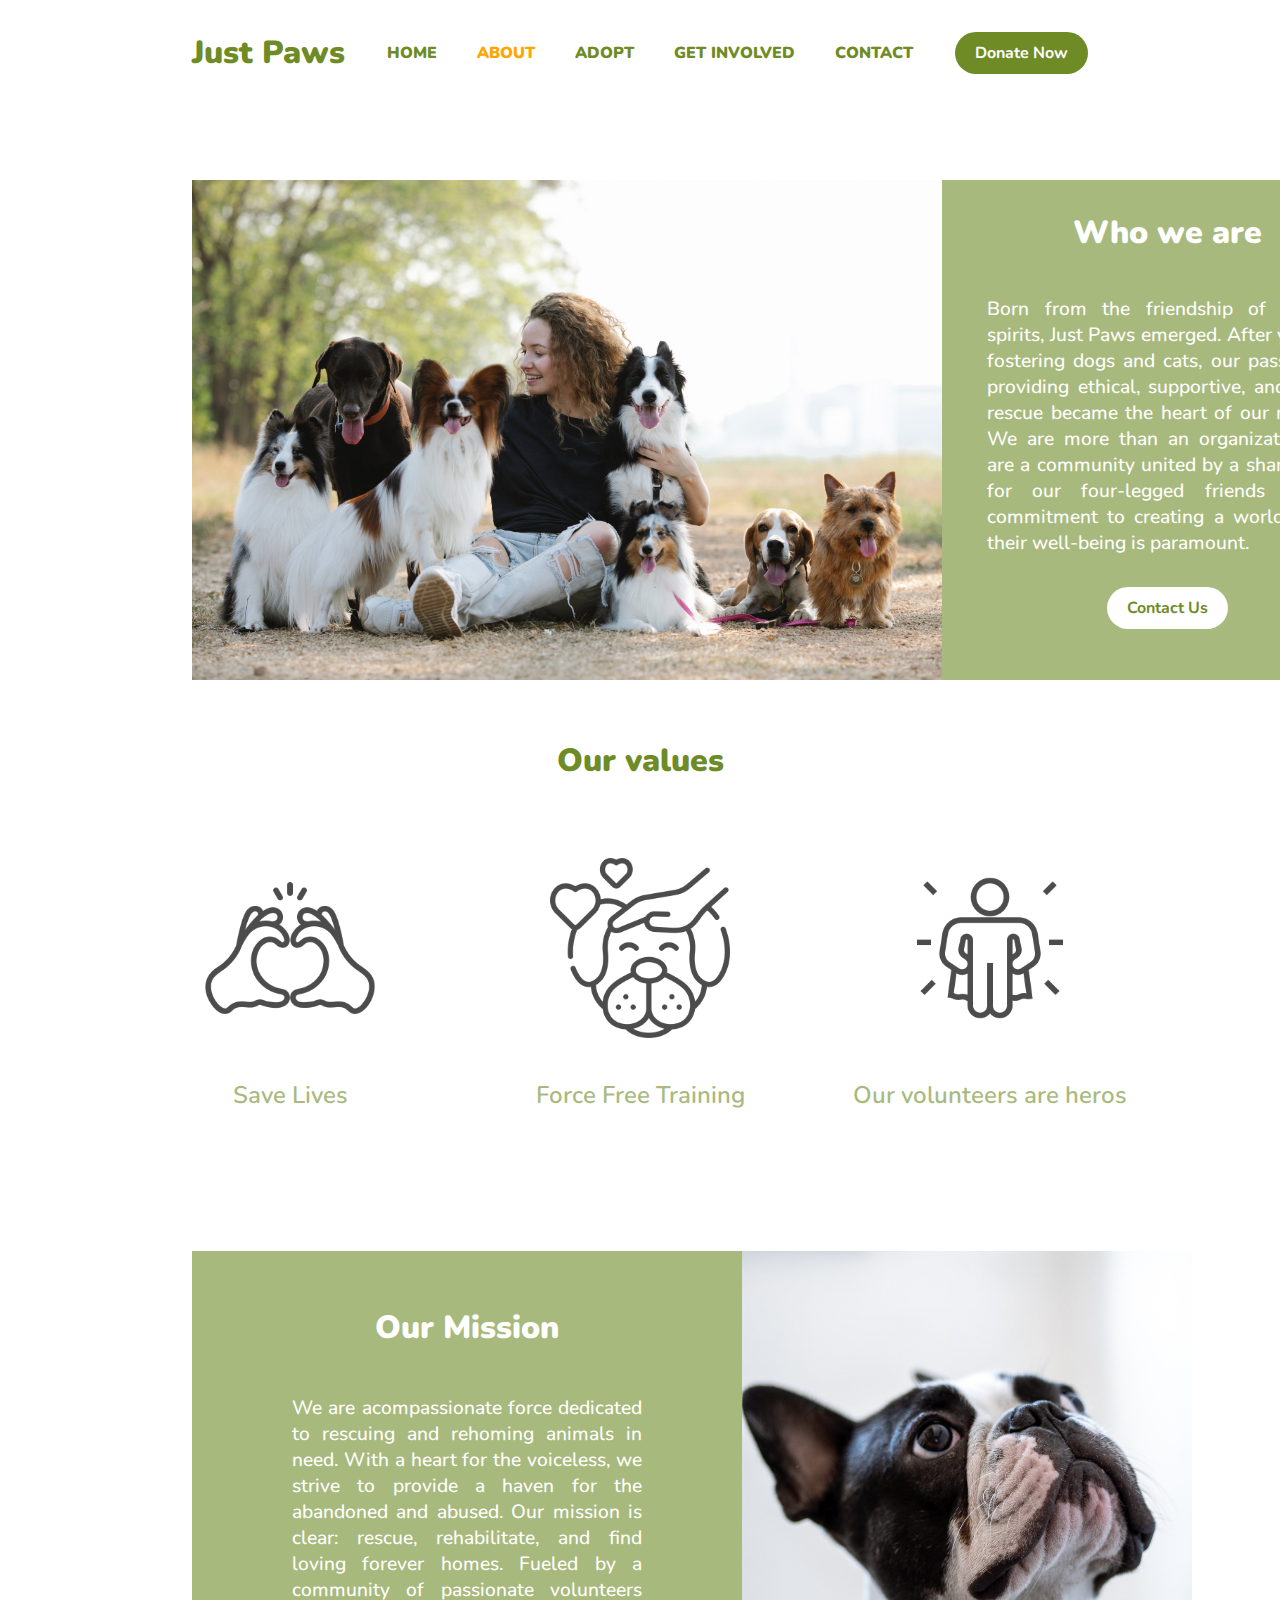
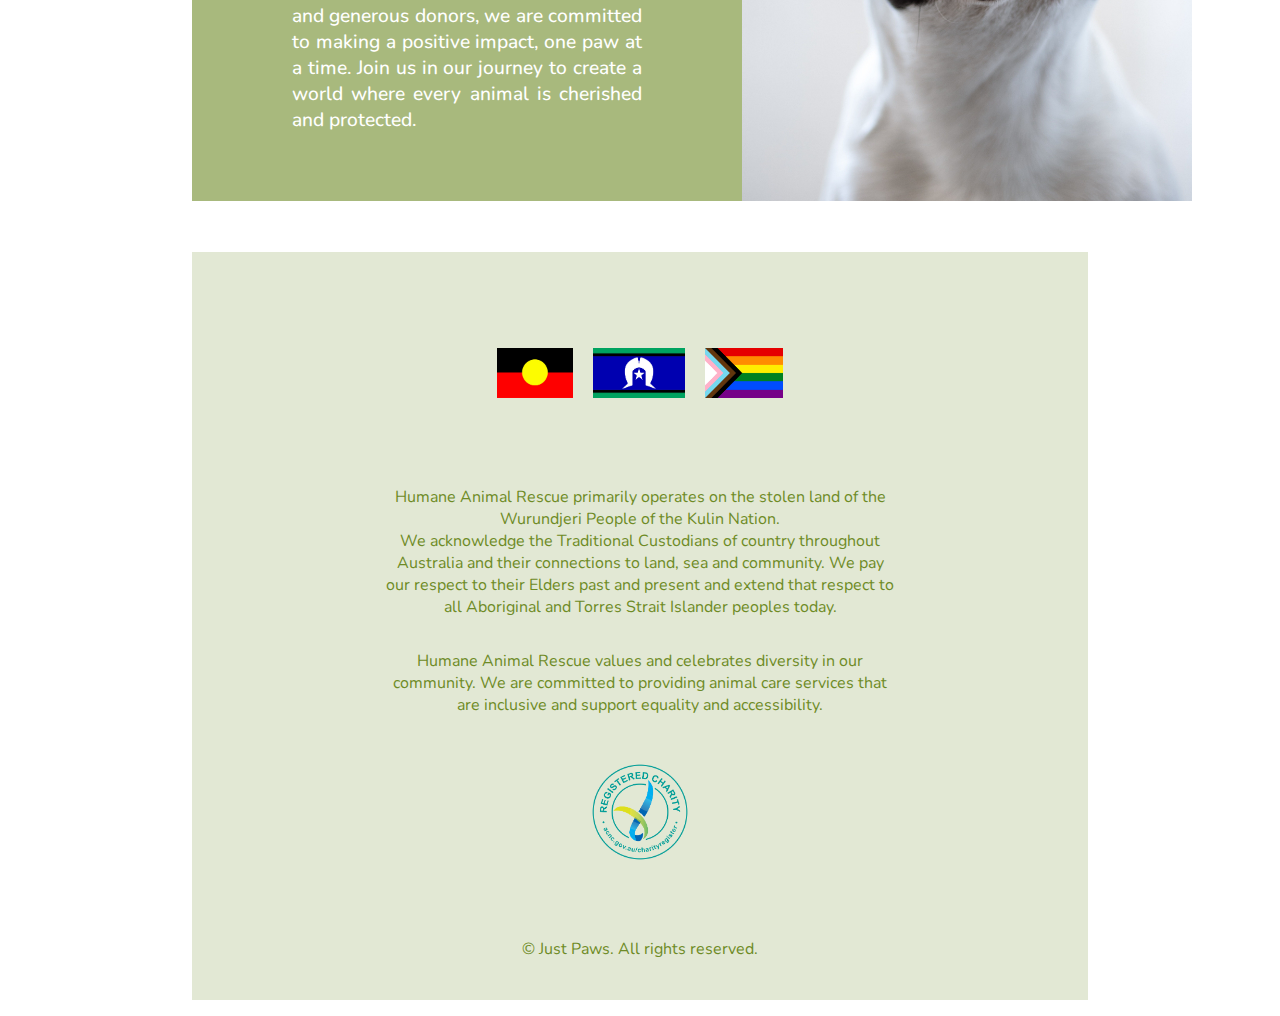
<file: HTML/About.html>
<!DOCTYPE html>
<html lang="en">
<head>
    <meta charset="UTF-8">
    <meta name="viewport" content="width=device-width, initial-scale=1.0">
    <link rel="preconnect" href="https://fonts.googleapis.com">
    <link rel="preconnect" href="https://fonts.gstatic.com" crossorigin>
    <link href="https://fonts.googleapis.com/css2?family=Josefin+Sans:ital,wght@0,100;0,200;0,300;0,400;0,500;0,600;0,700;1,100;1,200;1,300;1,400;1,500;1,600;1,700&family=Lato:ital,wght@0,300;0,400;0,700;0,900;1,300;1,400;1,700&family=Nunito:ital,wght@0,400;0,500;0,600;0,700;0,800;0,900;0,1000;1,400;1,500;1,600;1,700;1,800;1,900;1,1000&display=swap" rel="stylesheet">
    <title>Just Paws | About</title>
    <link rel="stylesheet" href="../CSS/About.css">
</head>
<body>

    <header>
        <a class="brand-name-mbl" href="../index.html">Just Paws</a>
       
        <nav class="burger-menu">&#9776;</nav>
          
        <nav class="navbar">

            <a class="brand-name" href="../index.html">Just Paws</a>
            
        
            <ul class="nav-items">
                <li><a href="../index.html">Home</a></li>
                <li><a href="../HTML/About.html"><span class="selected-page">About</span></a></li>
                <li><a href="../HTML/Adopt.html">Adopt</a></li>
                <li><a href="../HTML/Get_Involved.html">Get involved</a></li>
                <li><a class="contact" href="../HTML/Contact.html">Contact</a></li>
            </ul>  
            
            <a class="nav-btn" href="../HTML/donate.html">Donate Now</a>
        </nav>

    </header>

    <!-- Button back to top with style -->
    <button onclick="topFunction()" id="back-top-btn" title="Back to top"><span style="font-weight: bold; border: solid; border-width: 0 3px 3px 0; display: inline-block; padding: 3px; transform: rotate(-135deg);"></span></button>

    <section class="who-we-are">
        
        <img class="dog-lift" src="../images/dogs&woman.jpg" alt="dog-hug">
        
        <section class="who-we-are-text">
            <h1>Who we are</h1>
            <h3>Born from the friendship of kindred spirits, Just Paws emerged. After years of fostering dogs and cats, our passion for providing ethical, supportive, and caring rescue became the heart of our mission. We are more than an organization; we are a community united by a shared love for our four-legged friends and a commitment to creating a world where their well-being is paramount.</h3>
            <a class="contact-us-btn" href="../HTML/Contact.html">Contact Us</a>
        </section>
       
    </section>
    

    <section class="our-values">

        <h1>Our values</h1>

        <ul class="icons-values">

            <li class="lives">
                <img src="../images/lives_icon.jpg.png" alt="lives_icon">
                <p>Save Lives</p>
            </li>  

            <li class="force">
                <img src="../images/force_icon.jpg.png" alt="force_icon">
                <p>Force Free Training</p>
            </li>
        
            <li class="heros">
                <img src="../images/hero_icon.jpg.png" alt="heros_icon">
                <p>Our volunteers are heros</p>
            </li>

        </ul>
    </section>

    <section id="mission">

        <section class="our-mission">
        
            <h1>Our Mission</h1>
            <h3>We are acompassionate force dedicated to rescuing and rehoming animals in need. With a heart for the voiceless, we strive to provide a haven for the abandoned and abused. Our mission is clear: rescue, rehabilitate, and find loving forever homes. Fueled by a community of passionate volunteers and generous donors, we are committed to making a positive impact, one paw at a time. Join us in our journey to create a world where every animal is cherished and protected.</h3>
        </section>
        <section class="mission-picture">   
            <img class="frenchie" src="../images/frenchie.jpg" alt="frenchie">
        </section>
    </section>
   
    <footer>

        <aside class="acknowledgment">

            <ul class="flags">
                <li><img src="../images/aboriginal_flag.png" alt="aboriginal-flag"></li>
                <li><img src="../images/TSI_flag.jpg" alt="torres_strait_flag"></li>
                <li><img src="../images/LGBTQ+_flag.png" alt="lgtbq+_flag"></li>
            </ul>

            <p>Humane Animal Rescue primarily operates on the stolen land of the Wurundjeri People of the Kulin Nation. <br> We acknowledge the Traditional Custodians of country throughout Australia and their connections to land, sea and community. We pay our respect to their Elders past and present and extend that respect to all Aboriginal and Torres Strait Islander peoples today.</p>

            <p>Humane Animal Rescue values and celebrates diversity in our community. We are committed to providing animal care services that are inclusive and support equality and accessibility.</p>

            <img class="registered-charity-logo" src="../images/registered-charity-1.png" alt="Registered-charity-logo">
    
        </aside>

        <p class="all-rights">&copy; Just Paws. All rights reserved.</p>
    </footer>
    
    <script>

        //burger bar navigation menu
        document.addEventListener('click', function () {
            let burgerMenu = document.querySelector('.burger-menu');
            let navbar = document.querySelector('.navbar');

            burgerMenu.addEventListener('click', function () {
                navbar.classList.toggle('active');
            });
        });

        //Back to top button when scrolling down, it will appear and when clicked will take you top page.
        const backTopBtn = document.querySelector("#back-top-btn");
        window.onscroll = function() {scrollFunction()};
        function scrollFunction() {
        if (document.body.scrollTop > 20 || document.documentElement.scrollTop > 20) {
            backTopBtn.style.display = "block";
        } else {
            backTopBtn.style.display = "none";
        }
        }
        function topFunction() {
        document.body.scrollTop = 0;
        document.documentElement.scrollTop = 0;
        }
    </script>

</body>
</html>
</file>
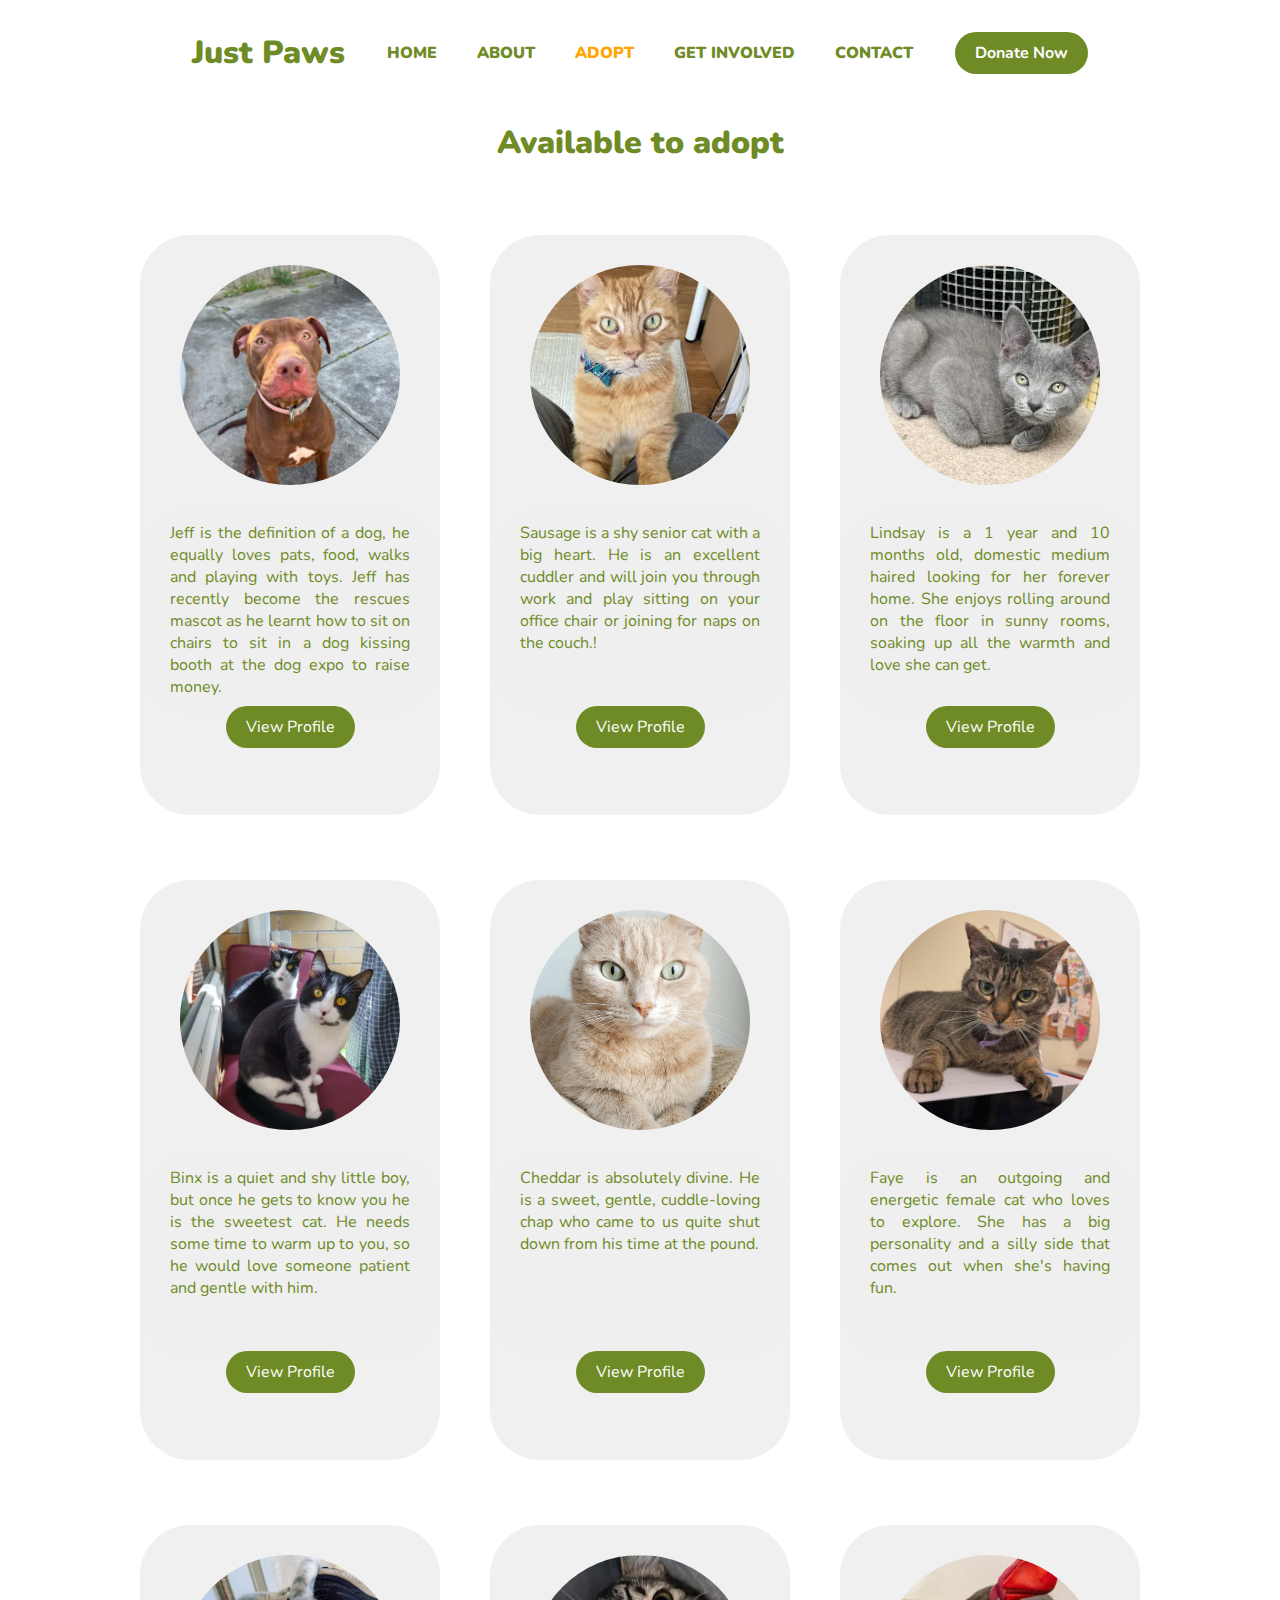
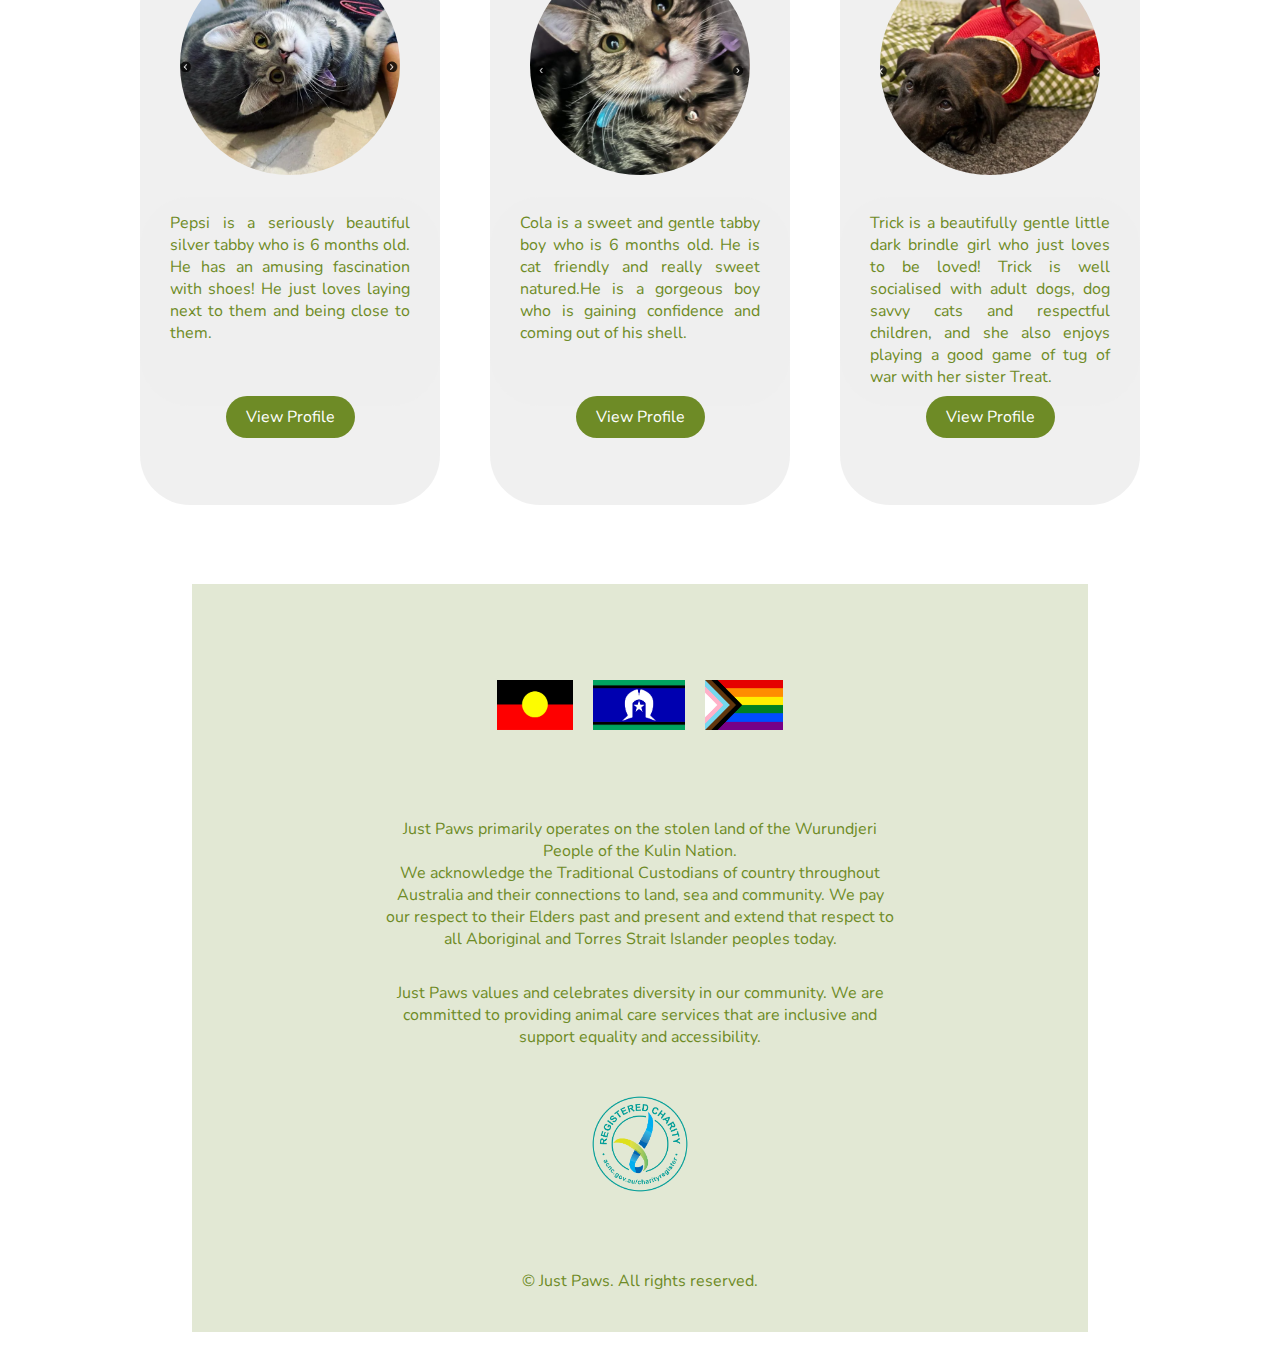
<file: HTML/Adopt.html>
<!DOCTYPE html>
<html lang="en">
<head>
    <meta charset="UTF-8">
    <meta name="viewport" content="width=device-width, initial-scale=1.0">
    <link rel="preconnect" href="https://fonts.googleapis.com">
    <link rel="preconnect" href="https://fonts.gstatic.com" crossorigin>
    <link href="https://fonts.googleapis.com/css2?family=Josefin+Sans:ital,wght@0,100;0,200;0,300;0,400;0,500;0,600;0,700;1,100;1,200;1,300;1,400;1,500;1,600;1,700&family=Lato:ital,wght@0,300;0,400;0,700;0,900;1,300;1,400;1,700&family=Nunito:ital,wght@0,400;0,500;0,600;0,700;0,800;0,900;0,1000;1,400;1,500;1,600;1,700;1,800;1,900;1,1000&display=swap" rel="stylesheet">
    <title>Just Paws | Adopt</title>
    <link rel="stylesheet" href="../CSS/Adopt.css">
</head>
<body>

    <header>
        <a class="brand-name-mbl" href="../index.html">Just Paws</a>
       
        <nav class="burger-menu">&#9776;</nav>
          
        <nav class="navbar">

            <a class="brand-name" href="../index.html">Just Paws</a>
            
        
            <ul class="nav-items">
                <li><a href="../index.html">Home</a></li>
                <li><a href="../HTML/About.html">About</a></li>
                <li><a href="../HTML/Adopt.html"><span class="selected-page">Adopt</span></a></li>
                <li><a href="../HTML/Get_Involved.html">Get involved</a></li>
                <li><a class="contact" href="../HTML/Contact.html">Contact</a></li>
            </ul>  
            
            <a class="nav-btn" href="../HTML/donate.html">Donate Now</a>
        </nav>

    </header>

    <button onclick="topFunction()" id="back-top-btn" title="Back to top"><span style="font-weight: bold; border: solid; border-width: 0 3px 3px 0; display: inline-block; padding: 3px; transform: rotate(-135deg);"></span></button>

    <main>
        <article class="Available-adopt">
            <h1>Available to adopt</h1>
        </article>


        <section class="grid-animals">

            <section class="animal">
                <img src="../images/Jeff.png" alt="Jeff">
                <section class="text-container">
                    <p>Jeff is the definition of a dog, he equally loves pats, food, walks and playing with toys. Jeff has recently become the rescues mascot as he learnt how to sit on chairs to sit in a dog kissing booth at the dog expo to raise money.</p>
                </section>    
                <a class="view-profile-btn"  href="https://www.petrescue.com.au/listings/989663?utm_medium=card_link&utm_source=feed&utm_campaign=https://www.humaneanimalrescueaus.org/">View Profile</a>
            </section>

            <section class="animal">
                <img src="../images/Sausage.png" alt="Sausage">
                <section class="text-container">
                    <p>Sausage is a shy senior cat with a big heart. He is an excellent cuddler and will join you through work and play sitting on your office chair or joining for naps on the couch.!</p>
                </section>    
                <a class="view-profile-btn" href="https://www.petrescue.com.au/listings/1003898?utm_medium=card_link&utm_source=feed&utm_campaign=https://www.humaneanimalrescueaus.org/">View Profile</a>
            </section>

            <section class="animal">
                <img src="../images/Messi.png" alt="Lindsay">
                <section class="text-container">
                    <p>Lindsay is a 1 year and 10 months old, domestic medium haired looking for her forever home. She enjoys rolling around on the floor in sunny rooms, soaking up all the warmth and love she can get.</p>
                </section>    
                <a class="view-profile-btn" href="https://www.petrescue.com.au/listings/998879?utm_medium=card_link&utm_source=feed&utm_campaign=https://www.humaneanimalrescueaus.org/">View Profile</a>
            </section>

            <section class="animal">
                <img src="../images/Jake & Elwood.png" alt="Jake&Elwood">
                <section class="text-container">
                    <p>Binx is a quiet and shy little boy, but once he gets to know you he is the sweetest cat. He needs some time to warm up to you, so he would love someone patient and gentle with him.</p>
                </section>    
                <a class="view-profile-btn" href="https://www.petrescue.com.au/listings/1005904?utm_medium=card_link&utm_source=feed&utm_campaign=https://www.humaneanimalrescueaus.org/">View Profile</a>
            </section>

            <section class="animal">
                <img src="../images/cat_1.jpg" alt="Cheddar">
                <section class="text-container">
                    <p>Cheddar is absolutely divine. He is a sweet, gentle, cuddle-loving chap who came to us quite shut down from his time at the pound.</p>
                </section>    
                <a class="view-profile-btn" href="https://www.petrescue.com.au/listings/1004923?utm_medium=card_link&utm_source=feed&utm_campaign=https://www.humaneanimalrescueaus.org/">View Profile</a>
            </section>

            <section class="animal">
                <img src="../images/Faye.png" alt="Faye">
                <section class="text-container">
                    <p>Faye is an outgoing and energetic female cat who loves to explore. She has a big personality and a silly side that comes out when she's having fun. </p>
                </section>  
                <a class="view-profile-btn" href="https://www.petrescue.com.au/listings/994000?utm_medium=card_link&utm_source=feed&utm_campaign=https://www.humaneanimalrescueaus.org/">View Profile</a>
            </section>

            <section class="animal">
                <img src="../images/Pepsi.png" alt="Pepsi">
                <section class="text-container">                    <p>Pepsi is a seriously beautiful silver tabby who is 6 months old. He has an amusing fascination with shoes! He just loves laying next to them and being close to them.</p>
                </section>    
                <a class="view-profile-btn" href="https://www.petrescue.com.au/listings/1004624?utm_medium=card_link&utm_source=feed&utm_campaign=https://www.petrescue.com.au/_feed/?member=%2012062">View Profile</a>
            </section>

            <section class="animal">
                <img src="../images/Cola.png" alt="Cola">
                <section class="text-container">
                    <p>Cola is a sweet and gentle tabby boy who is 6 months old. He is cat friendly and really sweet natured.He is a gorgeous boy who is gaining confidence and coming out of his shell.</p>
                </section>    
                <a class="view-profile-btn" href="https://www.petrescue.com.au/listings/1004647?utm_medium=card_link&utm_source=feed&utm_campaign=https://www.petrescue.com.au/_feed/?member=%2012062">View Profile</a>
            </section>

            <section class="animal">
                <img src="../images/Trick-1.png" alt="Trick">
                <section class="text-container">
                    <p>Trick is a beautifully gentle little dark brindle girl who just loves to be loved! Trick is well socialised with adult dogs, dog savvy cats and respectful children, and she also enjoys playing a good game of tug of war with her sister Treat.</p>
                </section>    
                <a class="view-profile-btn" href="https://www.petrescue.com.au/listings/1001302?utm_medium=card_link&utm_source=feed&utm_campaign=https://www.petrescue.com.au/_feed?member=+12062&page=2">View Profile</a>
            </section>
        </section>

    </main>    

    <footer>

        <aside class="acknowledgment">

            <ul class="flags">
                <li><img src="../images/aboriginal_flag.png" alt="aboriginal-flag"></li>
                <li><img src="../images/TSI_flag.jpg" alt="torres_strait_flag"></li>
                <li><img src="../images/LGBTQ+_flag.png" alt="lgtbq+_flag"></li>
            </ul>

            <p>Just Paws primarily operates on the stolen land of the Wurundjeri People of the Kulin Nation. <br> We acknowledge the Traditional Custodians of country throughout Australia and their connections to land, sea and community. We pay our respect to their Elders past and present and extend that respect to all Aboriginal and Torres Strait Islander peoples today.</p>

            <p>Just Paws values and celebrates diversity in our community. We are committed to providing animal care services that are inclusive and support equality and accessibility.</p>

            <img class="registered-charity-logo" src="../images/registered-charity-1.png" alt="Registered-charity-logo">
    
        </aside>

        <p class="all-rights">&copy; Just Paws. All rights reserved.</p>

    </footer>

    
    <script>
        document.addEventListener('click', function () {
            let burgerMenu = document.querySelector('.burger-menu');
            let navbar = document.querySelector('.navbar');

            burgerMenu.addEventListener('click', function () {
            navbar.classList.toggle('active');
            });
        });

        const backTopBtn = document.querySelector("#back-top-btn");
        window.onscroll = function() {scrollFunction()};
        function scrollFunction() {
        if (document.body.scrollTop > 20 || document.documentElement.scrollTop > 20) {
            backTopBtn.style.display = "block";
        } else {
            backTopBtn.style.display = "none";
        }
        }
        function topFunction() {
        document.body.scrollTop = 0;
        document.documentElement.scrollTop = 0;
        }

    </script>
    
</body>
</html>
</file>
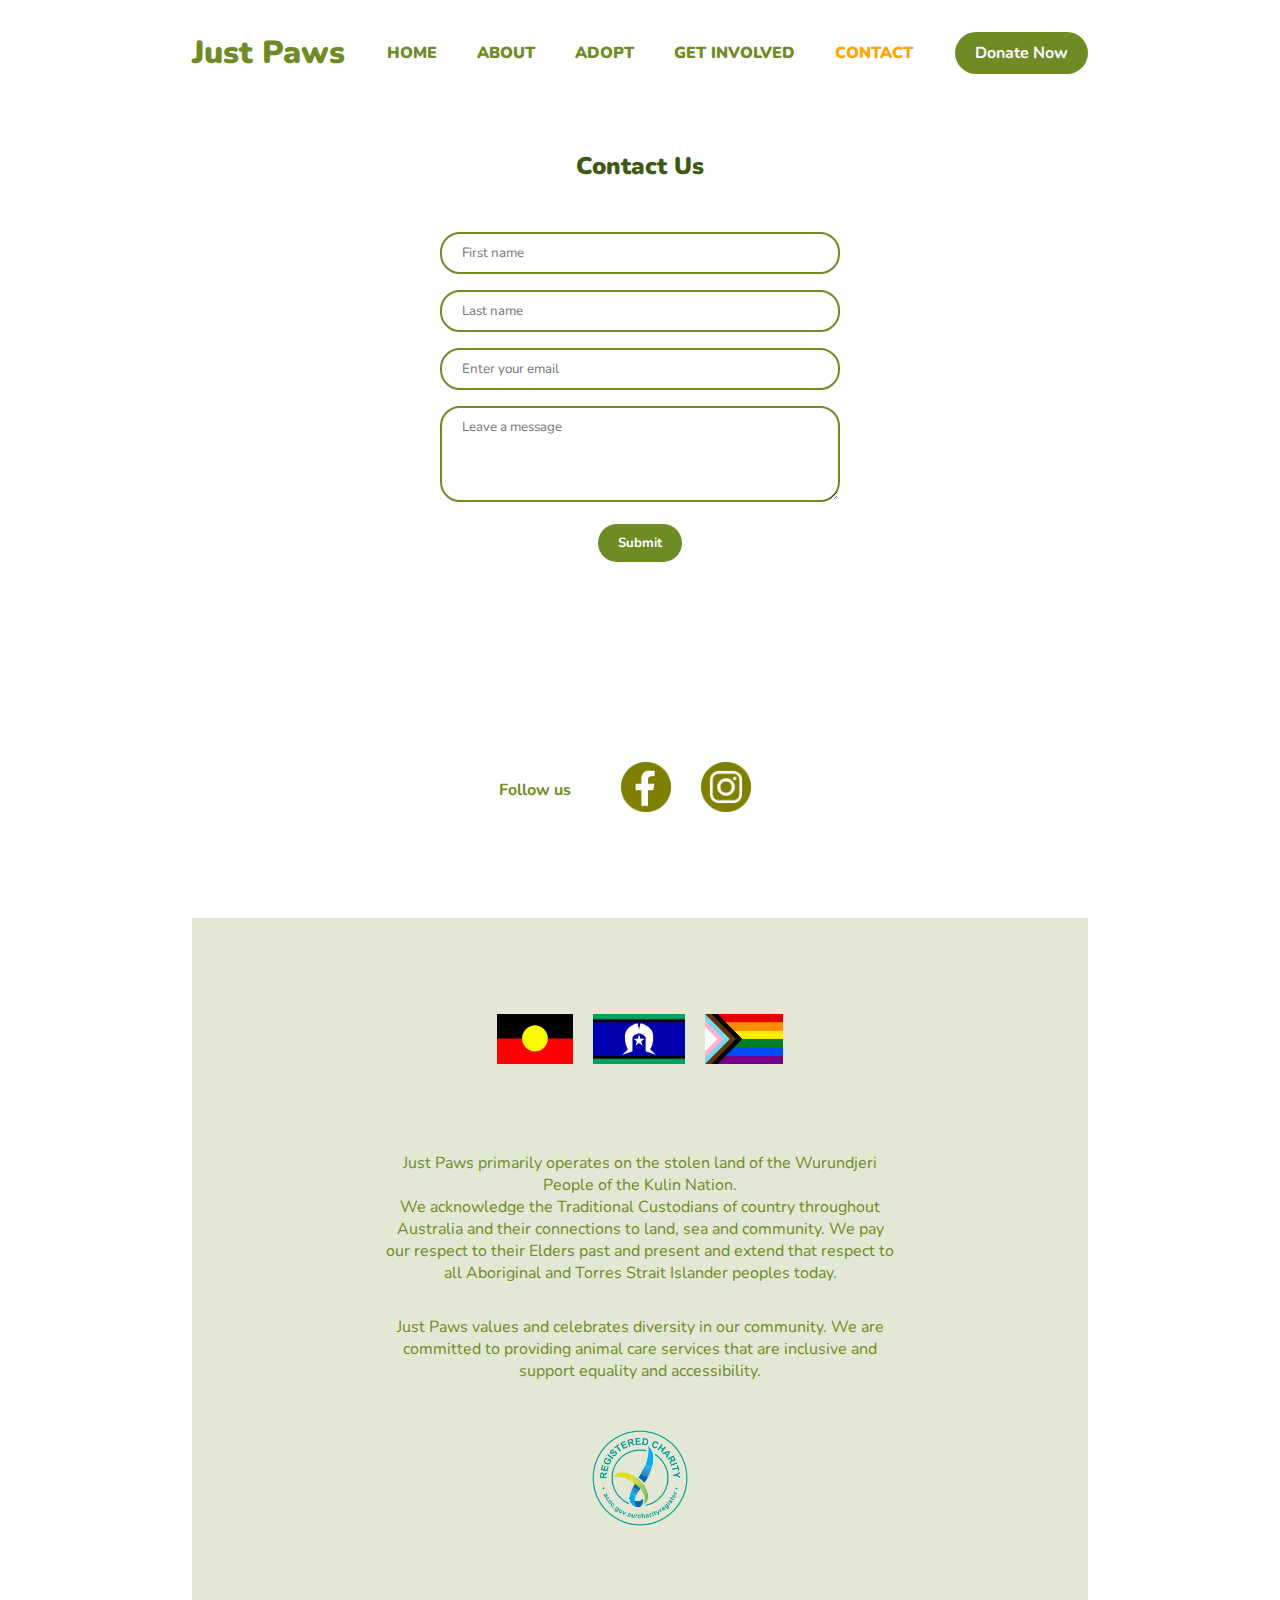
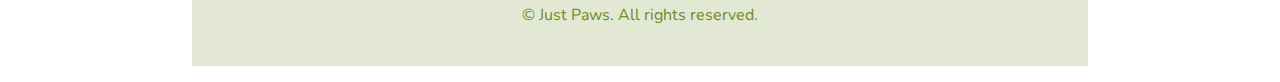
<file: HTML/Contact.html>
<!DOCTYPE html>
<html lang="en">
<head>
    <meta charset="UTF-8">
    <meta name="viewport" content="width=device-width, initial-scale=1.0">
    <link rel="preconnect" href="https://fonts.googleapis.com">
    <link rel="preconnect" href="https://fonts.gstatic.com" crossorigin>
    <link href="https://fonts.googleapis.com/css2?family=Josefin+Sans:ital,wght@0,100;0,200;0,300;0,400;0,500;0,600;0,700;1,100;1,200;1,300;1,400;1,500;1,600;1,700&family=Lato:ital,wght@0,300;0,400;0,700;0,900;1,300;1,400;1,700&family=Nunito:ital,wght@0,400;0,500;0,600;0,700;0,800;0,900;0,1000;1,400;1,500;1,600;1,700;1,800;1,900;1,1000&display=swap" rel="stylesheet">
    <title>Just Paws | Contact</title>
    <link rel="stylesheet" href="../CSS/Contact.css">
    
</head>
<body>
    <header>
        <a class="brand-name-mbl" href="../index.html">Just Paws</a>
       
        <nav class="burger-menu">&#9776;</nav>
          
        <nav class="navbar">

            <a class="brand-name" href="../index.html">Just Paws</a>
            
        
            <ul class="nav-items">
                <li><a href="../index.html">Home</a></li>
                <li><a href="../HTML/About.html">About</a></li>
                <li><a href="../HTML/Adopt.html">Adopt</a></li>
                <li><a href="../HTML/Get_Involved.html">Get involved</a></li>
                <li><a class="contact" href="../HTML/Contact.html"><span class="selected-page">Contact</span></a></li>
            </ul>  
            
            <a class="nav-btn" href="../HTML/donate.html">Donate Now</a>
        </nav>

    </header>


    <form class="contact-form">
        <h2>Contact Us</h2>
        <form action="#" method="post">

        <section class="form-group">
            <input type="text" name="firstName" id="firstName" placeholder="First name">
        </section>

        <section class="form-group">
            <input type="text" name="lastName" id="lastName" placeholder="Last name">
        </section>

        <section class="form-group">
            <input type="email" name="email" id="email" placeholder="Enter your email">
        </section>

        <section class="form-group">
            <textarea name="message" id="message" rows="4" placeholder="Leave a message"></textarea>
        </section>
        
        <section class="form-submit">
            <button class="submit-btn" type="submit">Submit</button>
        </section>
     
        
    </form>

    <section class="socials">

        <p>Follow us</p>
    
        <ul class="icons-social">
            <li>
                <a href="https://www.facebook.com/">
                <img src="../images/fb-icon.png" alt="fb"> 
                </a>
            </li>
            <li>
                <a href="https://www.instagram.com/">
                    <img src="../images/insta-icon.png" alt="insta"> 
                    </a>
            </li>
        </ul>        
        
    </section>

    <footer>

        <aside class="acknowledgment">

            <ul class="flags">
                <li><img src="../images/aboriginal_flag.png" alt="aboriginal-flag"></li>
                <li><img src="../images/TSI_flag.jpg" alt="torres_strait_flag"></li>
                <li><img src="../images/LGBTQ+_flag.png" alt="lgtbq+_flag"></li>
            </ul>

            <p>Just Paws primarily operates on the stolen land of the Wurundjeri People of the Kulin Nation. <br> We acknowledge the Traditional Custodians of country throughout Australia and their connections to land, sea and community. We pay our respect to their Elders past and present and extend that respect to all Aboriginal and Torres Strait Islander peoples today.</p>

            <p>Just Paws values and celebrates diversity in our community. We are committed to providing animal care services that are inclusive and support equality and accessibility.</p>

            <img class="registered-charity-logo" src="../images/registered-charity-1.png" alt="Registered-charity-logo">
    
        </aside>

        <p class="all-rights">&copy; Just Paws. All rights reserved.</p>



    </footer>

</body>
</html>


<script>
    document.addEventListener('click', function () {
        let burgerMenu = document.querySelector('.burger-menu');
        let navbar = document.querySelector('.navbar');

        burgerMenu.addEventListener('click', function () {
        navbar.classList.toggle('active');
        });
    });

    document.querySelector('.submit-btn').addEventListener('submit', function(event) {
    event.preventDefault();
    });
</script>
</file>
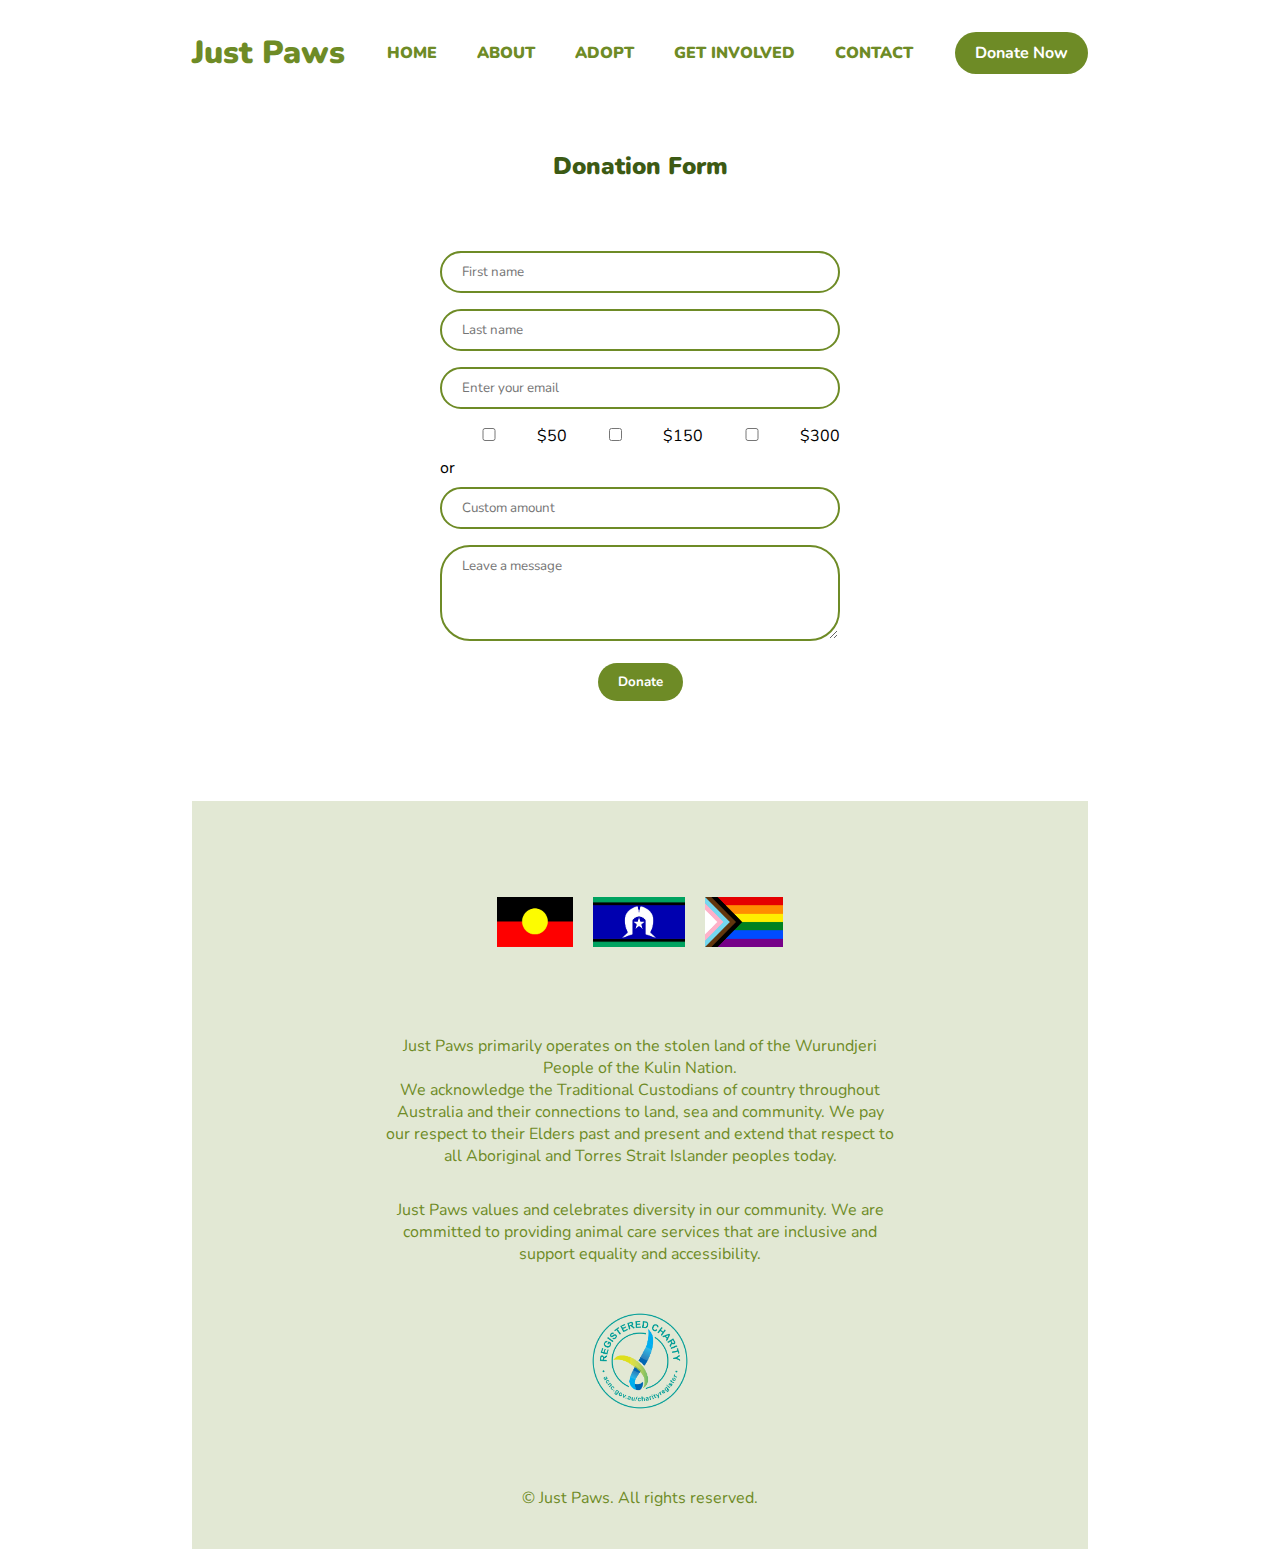
<file: HTML/donate.html>
<!DOCTYPE html>
<html lang="en">
<head>
    <meta charset="UTF-8">
    <meta name="viewport" content="width=device-width, initial-scale=1.0">
    <link rel="preconnect" href="https://fonts.googleapis.com">
    <link rel="preconnect" href="https://fonts.gstatic.com" crossorigin>
    <link href="https://fonts.googleapis.com/css2?family=Josefin+Sans:ital,wght@0,100;0,200;0,300;0,400;0,500;0,600;0,700;1,100;1,200;1,300;1,400;1,500;1,600;1,700&family=Lato:ital,wght@0,300;0,400;0,700;0,900;1,300;1,400;1,700&family=Nunito:ital,wght@0,400;0,500;0,600;0,700;0,800;0,900;0,1000;1,400;1,500;1,600;1,700;1,800;1,900;1,1000&display=swap" rel="stylesheet">
    <title>Just Paws | Donate</title>
    <link rel="stylesheet" href="../CSS/donate.css">

</head>
<body>
    <header>
        <a class="brand-name-mbl" href="../index.html">Just Paws</a>
       
        <nav class="burger-menu">&#9776;</nav>
          
        <nav class="navbar">

            <a class="brand-name" href="../index.html">Just Paws</a>
            
        
            <ul class="nav-items">
                <li><a href="../index.html">Home</a></li>
                <li><a href="../HTML/About.html">About</a></li>
                <li><a href="../HTML/Adopt.html">Adopt</a></li>
                <li><a href="../HTML/Get_Involved.html">Get involved</a></li>
                <li><a class="contact" href="../HTML/Contact.html">Contact</a></li>
            </ul>  
            
            <a class="nav-btn" href="../HTML/donate.html">Donate Now</a>
        </nav>

    </header>

    <form class="donation-form" id="myForm">
        <h2>Donation Form</h2>
        <form action="#" method="post">

            <section class="form-group">
                <input type="text" name="firstName" id="firstName" placeholder="First name">
            </section>
    
            <section class="form-group">
                <input type="text" name="lastName" id="lastName" placeholder="Last name">
            </section>

            <section class="form-group">
                <input type="email" name="email" id="email" placeholder="Enter your email">
            </section>

            <section class="amounts">
                <input type="checkbox" id="$50" class="amount">
                <label for="amount1">$50</label>
                <input type="checkbox" id="$150" class="amount">
                <label for="amount2">$150</label>
                <input type="checkbox" id="$300" class="amount">
                <label for="amount3">$300</label>
            </section>

            <section class="form-group">
                <label for="customAmount">or</label>
                <input type="number" name="customAmount" id="customAmount" placeholder="Custom amount">
            </section>

            <section class="form-group">
                <textarea name="message" id="message" rows="4" placeholder="Leave a message"></textarea>
            </section>

            <section class="form-submit">
                <button class="donate-btn" type="submit">Donate</button>
            </section>

            <div id="thankYou" style="display: none; text-align: center;">
                <p>Thank You!</p>
                <button onclick="closeThankYou()">Close</button>
            </div>
        </form>
    </main>

 
    <footer>

        <aside class="acknowledgment">

            <ul class="flags">
                <li><img src="../images/aboriginal_flag.png" alt="aboriginal-flag"></li>
                <li><img src="../images/TSI_flag.jpg" alt="torres_strait_flag"></li>
                <li><img src="../images/LGBTQ+_flag.png" alt="lgtbq+_flag"></li>
            </ul>

            <p>Just Paws primarily operates on the stolen land of the Wurundjeri People of the Kulin Nation. <br> We acknowledge the Traditional Custodians of country throughout Australia and their connections to land, sea and community. We pay our respect to their Elders past and present and extend that respect to all Aboriginal and Torres Strait Islander peoples today.</p>

            <p>Just Paws values and celebrates diversity in our community. We are committed to providing animal care services that are inclusive and support equality and accessibility.</p>

            <img class="registered-charity-logo" src="../images/registered-charity-1.png" alt="Registered-charity-logo">
    
        </aside>

    <p class="all-rights">&copy; Just Paws. All rights reserved.</p>
    </footer>

    <script>
        //Burger menu navigation bar active
        document.addEventListener('click', function () {
            let burgerMenu = document.querySelector('.burger-menu');
            let navbar = document.querySelector('.navbar');
    
            burgerMenu.addEventListener('click', function () {
            navbar.classList.toggle('active');
            });
        });

        //Prevent Sending Form with PreventDefault
        document.querySelector('.donate-btn').addEventListener('donate', function(event) {
        event.preventDefault();
        });
    
        // Add event listener to all amount checkboxes
            document.querySelectorAll('.amount').forEach(amount => {
            amount.addEventListener('click', function() {
        // Uncheck the other amount checkboxes
            document.querySelectorAll('.amount').forEach(otherAmount => {
                if (otherAmount !== amount) {
                    otherAmount.checked = false;
                }
             });
        // Enable customAmount input when all amount checkboxes are unticked
            const allUnchecked = [...document.querySelectorAll('.amount')].every(box => !box.checked);
            document.querySelector('#customAmount').disabled = !allUnchecked;
        });
        });
    
        // Add event listener to enable customAmount when clicked
            document.querySelector('#customAmount').addEventListener('click', function() {
        // Enable customAmount input when clicked
            document.querySelector('#customAmount').disabled = false;
        });
        
    </script>
</body>
</html>
</file>
<file: CSS/About.css>
body {
    font-family: 'Nunito', sans-serif;
    margin: 0 auto;
    text-align: center;
}

/* header */

header {
    display: flex;
    flex-direction: column;
    align-items: center;
}

.navbar {
    display:flex;
    align-items:center;
    justify-content: space-between;
    padding-left: 15%;
    padding-right: 15%;
    padding-top: 2%;
    width: 70%;
}


.brand-name {
    font-family: 'Nunito', sans-serif;
    font-weight: 1000;
    font-size: 2rem;
    color: rgb(110, 139, 38);
    align-content:flex-start;
    justify-content: center;
    align-items: center;
    text-decoration: none;
    list-style-type: none;
}

.nav-items {
    display:flex;
}

.nav-items li {
    list-style-type:none;
}

.nav-items li a:hover {
    color:rgb(60, 90, 20);
   
}

.nav-items li a {
    display:flex;
    align-items:center;
    text-decoration:none;
    font-family: 'Nunito', sans-serif;
    padding-right: 40px;
    color: rgb(110, 139, 38);
    font-weight: 900;
    text-transform: uppercase;
}

.nav-btn {
    background-color:rgb(110, 139, 38);
    padding: 10px 20px;
    border:none;
    border-radius: 30px;
    font-weight: 700;
    text-decoration: none;
    color: rgb(255, 255, 255);
    align-items: center;
    justify-content: center;
}

.nav-btn:hover {
    background-color:rgb(60, 90, 20);
    color: white; 
}

.selected-page {
    color: orange;
}

.burger-menu {
    font-size: 1.5rem;
    cursor: pointer;
    display: none;
}

.brand-name-mbl {
    display: none;
    text-decoration: none;
    list-style-type: none;
}

/* CSS FOR BURGER MENU IN TABLET AND MBL */

@media (max-width: 820px) {

    .brand-name-mbl {
        display:flex;
        font-family: 'Nunito', sans-serif;
        font-weight: 900;
        font-size: 1rem;
        color: rgb(110, 139, 38);
        align-content:flex-start;
        justify-content: center;
        align-items: center;
        width: 100%;
        margin: 5%;
        text-decoration: none;
        list-style-type: none;
    }
    
    
    .burger-menu {
        font-size: 1.5rem;
        display: flex;
        align-items: center;
        justify-content: center;
        padding: 0px 10px 15px 5px;
        color:orange;
    }

    .brand-name-mbl {
        font-family: 'Nunito', sans-serif;
        font-weight: 1000;
        font-size: 2rem;
        color: rgb(110, 139, 38);
        align-content:center;
        justify-content: center;
        align-items: center;
        text-decoration: none;
        list-style-type: none;
    }

    .navbar {
        display: none;
    }

    .navbar.active {
        display: flex;
        flex-direction: column; 
        justify-content: center; 
        align-items: center; 
        width: 100%;
        height: 100%;
        background-color: white;
        color: rgb(110, 139, 38); 
    }

    .nav-items {
        flex-direction: column; 
        align-items: center; 
        justify-content: center; 
        width: 100%;
        padding: 5px 20px;
    }

    .nav-items li {
        padding: 10px 0; 
    }

    .nav-items li a {
        padding: 10px;
    }

    .nav-items li a:hover {
        color:rgb(60, 90, 20);
       
    }

    .nav-btn, .brand-name {
        display: none;
    }
}

/* SECTION 1 - Who we are - (image + text) */

.who-we-are {
    display:flex;
    flex-direction: row;
    justify-content:space-between; 
    margin-top: 100px;
    text-align:center;
    padding-left: 15%;
    padding-right: 15%;
    width: 70%;
}

.who-we-are-text {
    align-items: center;
    text-align:center;
    background-color:rgb(110, 139, 38, 0.6);
    max-width: 100%;
    min-width: 450px;
    min-height: 450px;
    max-height: 500px;
    color:white;
    margin: 0;
}


.who-we-are-text h1  {
    font-size: 2rem; 
    font-weight: 900;
    padding: 5% 5% 0% 5%;
    margin: 2% 0%;
}    

.who-we-are-text h3 {
    font-size: 1.2rem; 
    font-weight: 500;
    padding: 5% 10% 5% 10%;
    text-align: justify;
}

.dog-lift {
    max-width: 100%;
    max-height: 500px;
    align-items: center;
    object-fit: cover;
}

.contact-us-btn {
    background-color:rgb(255, 255, 255);
    margin-top: 5%;
    margin-bottom: 10%;
    font-weight: 700;
    padding: 10px 20px;
    border:none;
    border-radius: 30px;
    text-decoration: none;
    color: rgb(110, 139, 38);
}

.contact-us-btn:hover {
    background-color:rgb(60, 90, 20);
    color: white; 
}

@media (max-width: 820px) {

    .who-we-are {
        display:flex;
        flex-direction: column;
        justify-content:center; 
        text-align:center;
        width: 100%;
        padding: 0;
        margin:0;
    }
    
    .who-we-are-text {
        align-items: center;
        text-align:center;
        background-color:rgb(110, 139, 38, 0.6);
        color:white;
        margin: 0;
        min-width:100%;
        min-height: 600px;
        max-height: 650px;
    }
    
    .who-we-are-text h1  {
        font-size: 2rem; 
        font-weight: 900;
        text-align:center;
        padding: 2% 10% 0% 10%;
    
        
    }    
    
    .who-we-are-text h3 {
        font-size: 1.5rem;
        padding: 2% 10% 5% 10%;
        text-align: justify;
    }

 
    
    .who-we-are-picture img {
        width: 100%;
        height:100%;
        align-items: center;
        margin: 0;
    }
    
    .contact-us-btn {
        background-color:rgb(255, 255, 255);
        margin-top: 10%;
        font-weight: 700;
        padding: 10px 20px;
        border:none;
        border-radius: 30px;
        text-decoration: none;
        color: rgb(110, 139, 38);
    }
    
    .contact-us-btn:hover {
        background-color:rgb(60, 90, 20);
        color: white; 
    }

}


@media (max-width: 480px) {

    .who-we-are {
        display:flex;
        flex-direction: column;
        justify-content:center; 
        text-align:center;
        width: 100%;
        padding: 0;
        margin:0;
    }
    
    .who-we-are-text {
        align-items: center;
        text-align:center;
        background-color:rgb(110, 139, 38, 0.6);
        color:white;
        margin: 0;
        min-width:100%;
        min-height:450px;
        max-height: 500px;
    }
    
    .who-we-are-text h1  {
        font-size: 1.5rem; 
        font-weight: 900;
        text-align:center;
        padding: 10% 10% 0% 10%;
        margin: 0;
    }    
    
    .who-we-are-text h3 {
        font-size: 1rem;
        padding: 5% 10% 10% 10%;
        text-align: justify;
    }

    .who-we-are-picture {
        margin: 0;
        padding:0;
    }
    
    .who-we-are-picture img {
        width: 100%;
        align-items: center;
        margin: 0;
    }
    
    .contact-us-btn {
        background-color:rgb(255, 255, 255);
        font-weight: 700;
        padding: 10px 20px;
        border:none;
        border-radius: 30px;
        text-decoration: none;
        color: rgb(110, 139, 38);
    }
    
    .contact-us-btn:hover {
        background-color:rgb(60, 90, 20);
        color: white; 
    }

}

/* SECTION 2 - Our Values - (3 icons + titles) */

.our-values {
    display: flex;
    flex-direction: column;
    align-items: center;
    justify-content: center;
    text-align: center;
    width: 100%;
    
}

.lives, .force, .heros {
    width:350px;
}

.our-values h1 {
    color: rgb(110, 139, 38);
    font-size: 2rem;
    padding: 3%;
    text-align: center;
    font-weight: 900;
   
}

.icons-values {

    display: grid;
    text-align: center;
    align-items: center;
    justify-content: space-evenly;
    grid-template-columns: 1fr 1fr 1fr;
    color:white;
    padding: 0;
}

.icons-values li {
    text-decoration: none;
    list-style-type: none;
    margin: 0;
}

.icons-values img {
    height: 180px;
    width: 180px;
    opacity: 0.7;
}

.icons-values p {
    color:rgb(110, 139, 38, 0.6);
    font-weight: 600;
    padding-top: 3%;
    font-size: 1.5rem;
}

@media (max-width: 820px) {

    .icons-values {
        grid-template-columns: 1fr 1fr 1fr;
        margin: 5%;
        padding-bottom: 5%
    }
    
    .icons-values img {
        height: 120px;
        width: 120px;
        opacity: 0.7;
    }

    .lives, .force, .heros {
        width:250px;
    }

    .icons-values p {
        color:rgb(110, 139, 38, 0.6);
        font-weight: 600;
        padding-top: 3%;
        font-size: 1.2rem;
    }
}

@media (max-width: 480px) {
    
    .lives, .force, .heros {
        width:250px;
    }
    .our-values h1 {
        color: rgb(110, 139, 38);
        font-size: 1.5rem;
        padding: 20px;
        text-align: center;
        font-weight: 900;
    
    }

    .icons-values {
        display: flex;
        flex-direction: column;
        align-items: center;
        justify-content: center;
        color:white;
        gap: 15px;
        width: 100%;
        margin: 5%;
        padding-bottom: 10%
    }

    .icons-values img {
        height: 130px;
        width: 130px;
        opacity: 0.8;
    }

    .icons-values p {
        color:rgb(110, 139, 38, 0.8);
        font-size: 1rem;
    }
}


/* SECTION 3 - Our Mission - (image + text): */

#mission {
    display:flex;
    flex-direction: row;
    justify-content:space-between; 
    margin-top: 100px;
    text-align:center;
    padding-left: 15%;
    padding-right: 15%;
    width: 70%;
}

.our-mission {
    align-items: center;
    text-align:center;
    background-color:rgb(110, 139, 38, 0.6);
    min-width:550px;
    min-height: 350px;
    max-height:550px;
    color:white;
    margin: 0;
}

.our-mission h1  {
    font-size: 2rem; 
    font-weight: 900;
    padding:10% 5% 0% 5%;
    margin: 0;

}

.our-mission h3 {
    font-size: 1.2rem; 
    padding: 5%;
    font-weight: 500;
    padding-left: 100px;
    padding-right: 100px;
    text-align: justify;
}

.frenchie {
    max-width: 100%;
    min-width: 450px;
    min-height: 350px;
    max-height: 550px;
    align-items: center;
    object-fit: cover;
    margin-bottom: 10%;
}

@media (max-width: 820px) {

    #mission {
        display:flex;
        flex-direction: column;
        justify-content:center; 
        text-align:center;
        width: 100%;
        padding: 0;
        margin: 0;
    }
    
    .our-mission {
        align-items: center;
        text-align:center;
        background-color:rgb(110, 139, 38, 0.6);
        color:white;
        margin: 0;
        min-width:100%;
        min-height: 550px;
        max-height: 600px;
    }
    
    .our-mission h1  {
        font-size: 2rem; 
        font-weight: 900;
        text-align:center;
        padding: 8% 10% 0% 10%;
        margin: 0;
    }
    
    .our-mission h3 {
        font-size: 1.5rem;
        padding: 2% 10% 10% 10%;
        text-align: justify;
    }

    .frenchie {
        min-width: 100%;
        object-fit: cover;
        margin-bottom: 10%;
    }
    
}

@media (max-width: 480px) {

    #mission {
        display:flex;
        flex-direction: column;
        justify-content:center; 
        text-align:center;
        width: 100%;
        padding: 0;
        margin: 0;
    }
    
    .our-mission {
        align-items: center;
        text-align:center;
        background-color:rgb(110, 139, 38, 0.6);
        color:white;
        margin: 0;
        padding-bottom: 5%;
        min-width:100%;
        min-height: 400px;
        max-height: 450px;
    }
    
    .our-mission h1  {
        font-size: 1.5rem; 
        font-weight: 900;
        text-align:center;
        padding: 10% 10% 3% 10%;
        margin:0;
    
    }
    
    .our-mission h3 {
        font-size: 1rem;
        padding: 3% 10% 0% 10%;
        text-align: justify;
    }

    .frenchie {
        width: 100%;
        align-items: center;
        margin: 0;
        padding-bottom: 10%;
    }

}


/*FOOTER*/

footer {
    max-width: 70%;
    margin-left: 15%;
    margin-right: 15%;
    background-color: rgba(110, 139, 38, 0.2);
}

/* Aknowledgment country and diversity */

.acknowledgment {
    display: flex;
    flex-direction: column;
    justify-content:center;
    text-align:center;
    align-items: center;
    max-width: 70%;
    margin-left: 15%;
    margin-right: 15%;
    padding: 30px;
}

.flags {
    display: flex;
    flex-direction: row;
    justify-content: space-evenly ;
    gap:20px;
    padding: 50px;
}

.flags li {
    text-decoration: none;
    list-style-type: none;
    color: rgb(110, 139, 38);
}

.flags li img {
    height: 50px;
}

.registered-charity-logo {
    height: 100px;
    padding-top: 30px;
    padding-bottom: 30px;
}

.acknowledgment p {
    text-align: center;
    color:rgb(110, 139, 38);
    padding: 0% 5% 0% 5%;
   

}

.all-rights {
    text-align: center;
    color:rgb(110, 139, 38);
    display: flex;
    justify-content: center;
    align-items: center;
    padding-bottom: 40px;
    max-width: 70%;
    margin-left: 15%;
    margin-right: 15%;
    
}


@media (max-width: 820px) {

    footer {
        min-width: 100%;
        padding: 0;
        margin:0;
    }
    .acknowledgment {
        display: flex;
        flex-direction: column;
        justify-content:center;
        text-align:center;
        align-items: center;
        padding: 10px;
        margin-top: 30px;
    }
    
    .flags {
        display: flex;
        flex-direction: row;
        justify-content: space-evenly ;
        gap:10px;
        padding: 10px;
    }
    
    .flags li {
        text-decoration: none;
        list-style-type: none;
        color: rgb(110, 139, 38);
    }
    
    .flags li img {
        height: 30px;
    }
    
    .acknowledgment p {
        text-align: center;
        color:rgb(110, 139, 38);
        padding: 5px 5px;
        text-align: justify;
    }
    
    .registered-charity-logo {
        height: 80px;
        padding-top: 20px;
        padding-bottom: 10px;
        display: flex;
        justify-content: center;
        align-items: center;
    }
    
    
    .all-rights {
        text-align: center;
        font-size: 0.8rem;
        color:rgb(110, 139, 38);
        display: flex;
        justify-content: center;
        align-items: center;
        padding-bottom: 40px;
        
    }
}

/* Style button Back-to-top */

#back-top-btn {
    display: none;
    position: fixed;
    bottom: 20px;
    right: 30px;
    z-index: 99;
    color: white;
    background-color: rgba(255, 166, 0, 0.7);
    border: none;
    border-radius: 30px;
    padding: 10px;
    font-weight:900;
    margin-right: 40px;

  }
</file>
<file: CSS/Adopt.css>
body {
    font-family: 'Nunito', sans-serif;
    margin: 0 auto;
    text-align: center;
}

/* header */

header {
    display: flex;
    flex-direction: column;
    align-items: center;
}

.navbar {
    display:flex;
    align-items:center;
    justify-content: space-between;
    padding-left: 15%;
    padding-right: 15%;
    padding-top: 2%;
    width: 70%;
}


.brand-name {
    font-family: 'Nunito', sans-serif;
    font-weight: 1000;
    font-size: 2rem;
    color: rgb(110, 139, 38);
    align-content:flex-start;
    justify-content: center;
    align-items: center;
    text-decoration: none;
    list-style-type: none;

}

.nav-items {
    display:flex;
}

.nav-items li {
    list-style-type:none;
}

.nav-items li a:hover {
    color:rgb(60, 90, 20);
   
}

.nav-items li a {
    display:flex;
    align-items:center;
    text-decoration:none;
    font-family: 'Nunito', sans-serif;
    padding-right: 40px;
    color: rgb(110, 139, 38);
    font-weight: 900;
    text-transform: uppercase;
}

.nav-btn {
    background-color:rgb(110, 139, 38);
    padding: 10px 20px;
    border:none;
    border-radius: 30px;
    font-weight: 700;
    text-decoration: none;
    color: rgb(255, 255, 255);
    align-items: center;
    justify-content: center;
}

.nav-btn:hover {
    background-color:rgb(60, 90, 20);
    color: white; 
}

.selected-page {
    color: orange;
}

.burger-menu {
    font-size: 1.5rem;
    cursor: pointer;
    display: none;
}

.brand-name-mbl {
    display: none;
    text-decoration: none;
    list-style-type: none;
}

/* Burger Menu Navigation (tablet + mobile responsive */

@media (max-width: 820px) {

    .brand-name-mbl {
        display:flex;
        font-family: 'Nunito', sans-serif;
        font-weight: 900;
        font-size: 1rem;
        color: rgb(110, 139, 38);
        align-content:flex-start;
        justify-content: center;
        align-items: center;
        width: 100%;
        margin: 5%;
        text-decoration: none;
        list-style-type: none;
    }
    
    
    .burger-menu {
        font-size: 1.5rem;
        display: flex;
        align-items: center;
        justify-content: center;
        padding: 0px 10px 15px 5px;
        color:orange;
    }

    .brand-name-mbl {
        font-family: 'Nunito', sans-serif;
        font-weight: 1000;
        font-size: 2rem;
        color: rgb(110, 139, 38);
        align-content:center;
        justify-content: center;
        align-items: center;
        text-decoration: none;
        list-style-type: none;
    }

    .navbar {
        display: none;
    }

    .navbar.active {
        display: flex;
        flex-direction: column; 
        justify-content: center; 
        align-items: center; 
        width: 100%;
        height: 100%;
        background-color: white;
        color: rgb(110, 139, 38); 
    }

    .nav-items {
        flex-direction: column; 
        align-items: center; 
        justify-content: center; 
        width: 100%;
        padding: 5px 20px;
    }

    .nav-items li {
        padding: 10px 0; 
    }

    .nav-items li a {
        padding: 10px;
    }
    
    .nav-items li a:hover {
        color:rgb(60, 90, 20);
       
    }

    .nav-btn, .brand-name {
        display: none;
    }
}


/* Page title - Available to adopt -  */

.Available-adopt h1 {
    color: rgb(110, 139, 38);
    font-size: 2rem;
    font-weight: 900;
    text-align: center;
    padding: 20px 50px 50px 50px;
}

/* GRID list animal profiles available to adopt */


.grid-animals {
    padding-left: 15%;
    padding-right: 15%;
    width: 70%;
    display: grid;
    grid-template-columns: 1fr 1fr 1fr;
    justify-content: center;
    text-align: center;
    gap:50px;  
    margin-bottom: 5%;
}



.grid-animals section {
    height: 550px;
    min-width: 300px;
    background-color: rgba(236, 236, 236, 0.8);
    border-radius: 50px;
    padding: 0;
}

.grid-animals .text-container {
    height: 200px;
    width: 100%;
    background-color:rgba(236, 236, 236, 0.1);
    padding-bottom: 3%;

}

.grid-animals section img {
    height:220px;
    width: 220px;
    object-fit: cover;
    border-radius: 50%;
    align-items: center;
    margin: 10% 10% 0% 10%;
    padding: 0;
   
}
.grid-animals p {
    color:rgb(110, 139, 38);
    padding: 5% 10%;
    text-align:justify;
}

.view-profile-btn {
    background-color: rgb(110, 139, 38);
    margin: 5%;
    padding: 10px 20px;
    border:none;
    border-radius: 30px;
    text-decoration: none;
    list-style: none;
    color:  rgb(255, 255, 255);
}

.view-profile-btn:hover {
    background-color:rgb(60, 90, 20);
    color: white; 
}

.grid-animals .animal {
    padding-bottom: 10%;
    margin-bottom:5%;
}
@media (max-width: 820px) {

    .grid-animals {
        grid-template-columns: 1fr 1fr;
        padding: 3% 0;
        margin: 0;
        width: 100%;
    }

    .grid-animals .animal {
        width: 100%;
        min-height: 550px;
        max-height: 640px;
        padding:0;

    }
        
    .grid-animals section {
        min-height: 430px;
        max-height: 550px;
        width: 100%;
        background-color: rgba(236, 236, 236, 0.8);
        border-radius: 50px;
    }

    .grid-animals .text-container {
        min-height: 150px;
        max-height: 180px;
        width: 100%;
        margin-bottom: 3%;

    }

    .grid-animals section img {
        height:220px;
        width: 220px;
        object-fit: cover;
        border-radius: 50%;
        align-items: center;
        margin: 50px 40px 0px 40px;
    
    }
    .grid-animals .animal {
        padding-bottom: 5%;
        margin-bottom:5%;
    }

}
@media (max-width: 480px) {
    .grid-animals {
        grid-template-columns: 1fr;
        padding: 10px 0px;
        margin: 0;
        width: 100%;
    }

    .grid-animals .animal {
        width: 100%;
        height: 570px;
        padding:0;

    }
    
    .grid-animals .text-container {
        width: 100%;
        height: 160px;
        margin-bottom: 3%;
        padding: 0;

    }
    
    .grid-animals section img {
        height:250px;
        width: 250px;
        border-radius: 50%;
        align-items: center;
        margin: 50px 40px 0px 40px;
       
    }
    .grid-animals p {
        color: rgb(51, 51, 51);
        padding: 10px 40px 0px 40px;
        text-align:justify;
    }
    
    .view-profile-btn {
        background-color: rgb(110, 139, 38);
        margin:100px;
        padding: 10px 20px;
        border:none;
        border-radius: 30px;
        text-decoration: none;
        list-style: none;
        color:  rgb(255, 255, 255);
    }
    
    .view-profile-btn:hover {
        background-color:rgb(60, 90, 20);
        color: white; 
    }
    
    .animal {
        padding-bottom: 100px;
    }

}

/*FOOTER*/

footer {
    max-width: 70%;
    margin-left: 15%;
    margin-right: 15%;
    background-color: rgba(110, 139, 38, 0.2);
}

/* Aknowledgment country and diversity */

.acknowledgment {
    display: flex;
    flex-direction: column;
    justify-content:center;
    text-align:center;
    align-items: center;
    max-width: 70%;
    margin-left: 15%;
    margin-right: 15%;
    padding: 30px;
}

.flags {
    display: flex;
    flex-direction: row;
    justify-content: space-evenly ;
    gap:20px;
    padding: 50px;
}

.flags li {
    text-decoration: none;
    list-style-type: none;
    color: rgb(110, 139, 38);
}

.flags li img {
    height: 50px;
}

.registered-charity-logo {
    height: 100px;
    padding-top: 30px;
    padding-bottom: 30px;
}

.acknowledgment p {
    text-align: center;
    color:rgb(110, 139, 38);
    padding: 0% 5% 0% 5%;
   

}

.all-rights {
    text-align: center;
    color:rgb(110, 139, 38);
    display: flex;
    justify-content: center;
    align-items: center;
    padding-bottom: 40px;
    max-width: 70%;
    margin-left: 15%;
    margin-right: 15%;
    
}


@media (max-width: 820px) {

    footer {
        min-width: 100%;
        padding: 0;
        margin:0;
    }
    .acknowledgment {
        display: flex;
        flex-direction: column;
        justify-content:center;
        text-align:center;
        align-items: center;
        padding: 10px;
        margin-top: 30px;
    }
    
    .flags {
        display: flex;
        flex-direction: row;
        justify-content: space-evenly ;
        gap:10px;
        padding: 10px;
    }
    
    .flags li {
        text-decoration: none;
        list-style-type: none;
        color: rgb(110, 139, 38);
    }
    
    .flags li img {
        height: 30px;
    }
    
    .acknowledgment p {
        text-align: center;
        color:rgb(110, 139, 38);
        padding: 5px 5px;
        text-align: justify;
    }
    
    .registered-charity-logo {
        height: 80px;
        padding-top: 20px;
        padding-bottom: 10px;
        display: flex;
        justify-content: center;
        align-items: center;
    }
    
    
    .all-rights {
        text-align: center;
        font-size: 0.8rem;
        color:rgb(110, 139, 38);
        display: flex;
        justify-content: center;
        align-items: center;
        padding-bottom: 40px;
        
    }
}

/* Style button Back-to-top */
#back-top-btn {
    display: none;
    position: fixed;
    bottom: 20px;
    right: 30px;
    z-index: 99;
    color: white;
    background-color: rgba(255, 166, 0, 0.7);
    border: none;
    border-radius: 30px;
    padding: 10px;
    font-weight:900;
    margin-right: 20px;

  }
</file>
<file: CSS/Contact.css>
body {
    font-family: 'Nunito', sans-serif;
    margin: 0 auto;
    text-align: center;
}

/* header */

header {
    display: flex;
    flex-direction: column;
    align-items: center;
}

.navbar {
    display:flex;
    align-items:center;
    justify-content: space-between;
    padding-left: 15%;
    padding-right: 15%;
    padding-top: 2%;
    width: 70%;
}


.brand-name {
    font-family: 'Nunito', sans-serif;
    font-weight: 1000;
    font-size: 2rem;
    color: rgb(110, 139, 38);
    align-content:flex-start;
    justify-content: center;
    align-items: center;
    text-decoration: none;
    list-style-type: none;

}

.nav-items {
    display:flex;
}

.nav-items li {
    list-style-type:none;
}

.nav-items li a:hover {
    color:rgb(60, 90, 20);
   
}

.nav-items li a {
    display:flex;
    align-items:center;
    text-decoration:none;
    font-family: 'Nunito', sans-serif;
    padding-right: 40px;
    color: rgb(110, 139, 38);
    font-weight: 900;
    text-transform: uppercase;
}

.nav-btn {
    background-color:rgb(110, 139, 38);
    padding: 10px 20px;
    border:none;
    border-radius: 30px;
    font-weight: 700;
    text-decoration: none;
    color: rgb(255, 255, 255);
    align-items: center;
    justify-content: center;
}

.nav-btn:hover {
    background-color:rgb(60, 90, 20);
    color: white; 
}

.selected-page {
    color: orange;
}



.burger-menu {
    font-size: 1.5rem;
    cursor: pointer;
    display: none;
}

.brand-name-mbl {
    display: none;
    text-decoration: none;
    list-style-type: none;
}

/* Burger Menu Navigation (tablet + mobile responsive */

@media (max-width: 820px) {

    .brand-name-mbl {
        display:flex;
        font-family: 'Nunito', sans-serif;
        font-weight: 900;
        font-size: 1rem;
        color: rgb(110, 139, 38);
        align-content:flex-start;
        justify-content: center;
        align-items: center;
        width: 100%;
        margin: 5%;
        text-decoration: none;
        list-style-type: none;
    }
    
    
    .burger-menu {
        font-size: 1.5rem;
        display: flex;
        align-items: center;
        justify-content: center;
        padding: 0px 10px 15px 5px;
        color:orange;
    }

    .brand-name-mbl {
        font-family: 'Nunito', sans-serif;
        font-weight: 1000;
        font-size: 2rem;
        color: rgb(110, 139, 38);
        align-content:center;
        justify-content: center;
        align-items: center;
        text-decoration: none;
        list-style-type: none;
    }

    .navbar {
        display: none;
    }

    .navbar.active {
        display: flex;
        flex-direction: column; 
        justify-content: center; 
        align-items: center; 
        width: 100%;
        height: 100%;
        background-color: white;
        color: rgb(110, 139, 38); 
    }

    .nav-items {
        flex-direction: column; 
        align-items: center; 
        justify-content: center; 
        width: 100%;
        padding: 5px 20px;
    }

    .nav-items li {
        padding: 10px 0; 
    }

    .nav-items li a {
        padding: 10px;
    }

    .nav-items li a:hover {
        color:rgb(60, 90, 20);
       
    }

    .nav-btn, .brand-name {
        display: none;
    }
}

/* CONTACT FORM */

.contact-form {
    max-width: 400px;
    margin: 0 auto;
    padding-top: 50px;
    text-align: left;
}

.contact-form h2{
    color:rgb(60, 90, 20);
    font-weight: 900;
    padding-bottom: 50px;
    margin-bottom: 0;
    display: flex;
    justify-content: center;
}

input, textarea {
    width: 100%;
    padding: 10px;
    margin-bottom: 16px;
    box-sizing: border-box;
    border-radius: 20px;
    border: solid 2px rgb(110, 139, 38);
    font-family: 'Nunito', sans-serif;
    padding-left: 20px;
    transition: 1s;
}

.form-submit {
    display: flex;
    justify-content: center;
    text-align: center;
}

input:focus, textarea:focus {
    background-color: rgb(243, 243, 243);
    border: solid 2px rgb(110, 139, 38);
    font-family: 'Nunito', sans-serif;
}

button {
    background-color:rgb(110, 139, 38);
    color: rgb(255, 255, 255);
    padding: 10px 20px;
    border:none;
    border-radius: 30px;
    font-family: 'Nunito', sans-serif;
    font-weight: 700;
    text-decoration: none;
    align-items: center;
    justify-content: center;
    text-align: center;
    margin-bottom: 100px;

}

button:hover {
    background-color:rgb(60, 90, 20);
    color: white;
}


@media (max-width: 820px) {

    .contact-form {
        max-width:70%;
        padding: 0% 10% 0% 10%;
    }

}


/* SECTION - Socials- (links to socials) */

.socials {
    display:flex;
    flex-direction:row;
    justify-content:center;
    align-items: center;
    padding: 80px;
}
  

.socials p {
    color:rgb(110, 139, 38);
    text-align: center;
    font-weight: 700;
    margin: 0;
    padding: 20px;
    padding-right: 30px;
}

.icons-social {
    display:flex;
    flex-direction: row;
    justify-content: center;
    align-items: center;
    list-style: none;
    padding: 20px;
    margin: 0;
}

.icons-social li {
    text-decoration: none;
    list-style-type: none;
    padding-right: 30px;
}

.icons-social li img {
    height: 50px;
}




/*FOOTER*/

footer {
    max-width: 70%;
    margin-left: 15%;
    margin-right: 15%;
    background-color: rgba(110, 139, 38, 0.2);
}

/* Aknowledgment country and diversity */

.acknowledgment {
    display: flex;
    flex-direction: column;
    justify-content:center;
    text-align:center;
    align-items: center;
    max-width: 70%;
    margin-left: 15%;
    margin-right: 15%;
    padding: 30px;
}

.flags {
    display: flex;
    flex-direction: row;
    justify-content: space-evenly ;
    gap:20px;
    padding: 50px;
}

.flags li {
    text-decoration: none;
    list-style-type: none;
    color: rgb(110, 139, 38);
}

.flags li img {
    height: 50px;
}

.registered-charity-logo {
    height: 100px;
    padding-top: 30px;
    padding-bottom: 30px;
}

.acknowledgment p {
    text-align: center;
    color:rgb(110, 139, 38);
    padding: 0% 5% 0% 5%;
   

}

.all-rights {
    text-align: center;
    color:rgb(110, 139, 38);
    display: flex;
    justify-content: center;
    align-items: center;
    padding-bottom: 40px;
    max-width: 70%;
    margin-left: 15%;
    margin-right: 15%;
    
}


@media (max-width: 820px) {

    footer {
        min-width: 100%;
        padding: 0;
        margin:0;
    }
    .acknowledgment {
        display: flex;
        flex-direction: column;
        justify-content:center;
        text-align:center;
        align-items: center;
        padding: 10px;
        margin-top: 30px;
    }
    
    .flags {
        display: flex;
        flex-direction: row;
        justify-content: space-evenly ;
        gap:10px;
        padding: 10px;
    }
    
    .flags li {
        text-decoration: none;
        list-style-type: none;
        color: rgb(110, 139, 38);
    }
    
    .flags li img {
        height: 30px;
    }
    
    .acknowledgment p {
        text-align: center;
        color:rgb(110, 139, 38);
        padding: 5px 5px;
        text-align: justify;
    }
    
    .registered-charity-logo {
        height: 80px;
        padding-top: 20px;
        padding-bottom: 10px;
        display: flex;
        justify-content: center;
        align-items: center;
    }
    
    
    .all-rights {
        text-align: center;
        font-size: 0.8rem;
        color:rgb(110, 139, 38);
        display: flex;
        justify-content: center;
        align-items: center;
        padding-bottom: 40px;
        
    }
}

/* Style button Back-to-top */
#back-top-btn {
    display: none;
    position: fixed;
    bottom: 20px;
    right: 30px;
    z-index: 99;
    color: white;
    background-color: rgba(255, 166, 0, 0.7);
    border: none;
    border-radius: 30px;
    padding: 10px;
    font-weight:900;
    margin-right: 40px;

  }
</file>
<file: CSS/donate.css>
body {
    font-family: 'Nunito', sans-serif;
    margin: 0 auto;
    text-align: center;
}

/* header */

header {
    display: flex;
    flex-direction: column;
    align-items: center;
}

.navbar {
    display:flex;
    align-items:center;
    justify-content: space-between;
    padding-left: 15%;
    padding-right: 15%;
    padding-top: 2%;
    width: 70%;
}


.brand-name {
    font-family: 'Nunito', sans-serif;
    font-weight: 1000;
    font-size: 2rem;
    color: rgb(110, 139, 38);
    align-content:flex-start;
    justify-content: center;
    align-items: center;
    text-decoration: none;
    list-style-type: none;

}

.nav-items {
    display:flex;
}

.nav-items li {
    list-style-type:none;
}

.nav-items li a:hover {
    color:rgb(60, 90, 20);
   
}

.nav-items li a {
    display:flex;
    align-items:center;
    text-decoration:none;
    font-family: 'Nunito', sans-serif;
    padding-right: 40px;
    color: rgb(110, 139, 38);
    font-weight: 900;
    text-transform: uppercase;
}

.nav-btn {
    background-color:rgb(110, 139, 38);
    padding: 10px 20px;
    border:none;
    border-radius: 30px;
    font-weight: 700;
    text-decoration: none;
    color: rgb(255, 255, 255);
    align-items: center;
    justify-content: center;
}

.nav-btn:hover {
    background-color:rgb(60, 90, 20);
    color: white; 
}

.selected-page {
    color: orange;
}



.burger-menu {
    font-size: 1.5rem;
    cursor: pointer;
    display: none;
}

.brand-name-mbl {
    display: none;
    text-decoration: none;
    list-style-type: none;
}

/* Burger Menu Navigation (tablet + mobile responsive */

@media (max-width: 820px) {

    .brand-name-mbl {
        display:flex;
        font-family: 'Nunito', sans-serif;
        font-weight: 900;
        font-size: 1rem;
        color: rgb(110, 139, 38);
        align-content:flex-start;
        justify-content: center;
        align-items: center;
        width: 100%;
        margin: 5%;
        text-decoration: none;
        list-style-type: none;
    }
    
    
    .burger-menu {
        font-size: 1.5rem;
        display: flex;
        align-items: center;
        justify-content: center;
        padding: 0px 10px 15px 5px;
        color:orange;
    }

    .brand-name-mbl {
        font-family: 'Nunito', sans-serif;
        font-weight: 1000;
        font-size: 2rem;
        color: rgb(110, 139, 38);
        align-content:center;
        justify-content: center;
        align-items: center;
        text-decoration: none;
        list-style-type: none;
    }

    .navbar {
        display: none;
    }

    .navbar.active {
        display: flex;
        flex-direction: column; 
        justify-content: center; 
        align-items: center; 
        width: 100%;
        height: 100%;
        background-color: white;
        color: rgb(110, 139, 38); 
    }

    .nav-items {
        flex-direction: column; 
        align-items: center; 
        justify-content: center; 
        width: 100%;
        padding: 5px 20px;
    }

    .nav-items li {
        padding: 10px 0; 
    }

    .nav-items li a {
        padding: 10px;
    }

    .nav-items li a:hover {
        color:rgb(60, 90, 20);
       
    }

    .nav-btn, .brand-name {
        display: none;
    }
}


/* DONATION FORM */

.donation-form {
    max-width: 400px;
    margin: 0 auto;
    padding-top: 50px;
    text-align: left;     
}

.donation-form h2 {
    color: rgb(60, 90, 20);
    font-weight: 900;
    display: flex;
    justify-content: center;
    padding-bottom: 50px;
}
.donation-form label {
    display: block;
    margin-bottom: 8px;
}

.donation-form select,
.donation-form input,   
.donation-form textarea {
    width: 100%;
    padding: 10px;
    margin-bottom: 16px;
    box-sizing: border-box;
    border-radius: 30px;
    border: solid 2px rgb(110, 139, 38);
    padding-left: 20px;
    padding-right: 20px;
    font-family: 'Nunito', sans-serif;
}

.donation-form select:focus,
.donation-form input:focus,
.donation-form textarea:focus {
    background-color: rgb(243, 243, 243);
    border: solid 2px rgb(110, 139, 38);
}

.form-submit {
    display: flex;
    justify-content: center;
    text-align: center;
}

.donation-form button {
    background-color:rgb(110, 139, 38);
    color: rgb(255, 255, 255);
    padding: 10px 20px;
    border:none;
    border-radius: 30px;
    font-family: 'Nunito', sans-serif;
    font-weight: 700;
    display: flex;
    text-decoration: none;
    align-items: center;
    justify-content: center;
    text-align: center;
    margin-bottom: 100px;
}

.amounts {
    display: flex;
    flex-direction: row;
  }

.donation-form button:hover {
    background-color:rgb(60, 90, 20);
    color: white;
}

@media (max-width: 820px) {

    .donation-form {
        max-width:70%;
        padding: 0% 10% 0% 10%;
    }
}


/*FOOTER*/

footer {
    max-width: 70%;
    margin-left: 15%;
    margin-right: 15%;
    background-color: rgba(110, 139, 38, 0.2);
}

/* Aknowledgment country and diversity */

.acknowledgment {
    display: flex;
    flex-direction: column;
    justify-content:center;
    text-align:center;
    align-items: center;
    max-width: 70%;
    margin-left: 15%;
    margin-right: 15%;
    padding: 30px;
}

.flags {
    display: flex;
    flex-direction: row;
    justify-content: space-evenly ;
    gap:20px;
    padding: 50px;
}

.flags li {
    text-decoration: none;
    list-style-type: none;
    color: rgb(110, 139, 38);
}

.flags li img {
    height: 50px;
}

.registered-charity-logo {
    height: 100px;
    padding-top: 30px;
    padding-bottom: 30px;
}

.acknowledgment p {
    text-align: center;
    color:rgb(110, 139, 38);
    padding: 0% 5% 0% 5%;
   

}

.all-rights {
    text-align: center;
    color:rgb(110, 139, 38);
    display: flex;
    justify-content: center;
    align-items: center;
    padding-bottom: 40px;
    max-width: 70%;
    margin-left: 15%;
    margin-right: 15%; 
}

@media (max-width: 820px) {

    footer {
        min-width: 100%;
        padding: 0;
        margin:0;
    }
    .acknowledgment {
        display: flex;
        flex-direction: column;
        justify-content:center;
        text-align:center;
        align-items: center;
        padding: 10px;
        margin-top: 30px;
    }
    
    .flags {
        display: flex;
        flex-direction: row;
        justify-content: space-evenly ;
        gap:10px;
        padding: 10px;
    }
    
    .flags li {
        text-decoration: none;
        list-style-type: none;
        color: rgb(110, 139, 38);
    }
    
    .flags li img {
        height: 30px;
    }
    
    .acknowledgment p {
        text-align: center;
        color:rgb(110, 139, 38);
        padding: 5px 5px;
        text-align: justify;
    }
    
    .registered-charity-logo {
        height: 80px;
        padding-top: 20px;
        padding-bottom: 10px;
        display: flex;
        justify-content: center;
        align-items: center;
    }
    
    .all-rights {
        text-align: center;
        font-size: 0.8rem;
        color:rgb(110, 139, 38);
        display: flex;
        justify-content: center;
        align-items: center;
        padding-bottom: 40px;  
    }
}

/* Style button Back-to-top */
#back-top-btn {
    display: none;
    position: fixed;
    bottom: 20px;
    right: 30px;
    z-index: 99;
    color: white;
    background-color: rgba(255, 166, 0, 0.7);
    border: none;
    border-radius: 30px;
    padding: 10px;
    font-weight:900;
    margin-right: 40px;

  }
</file>
